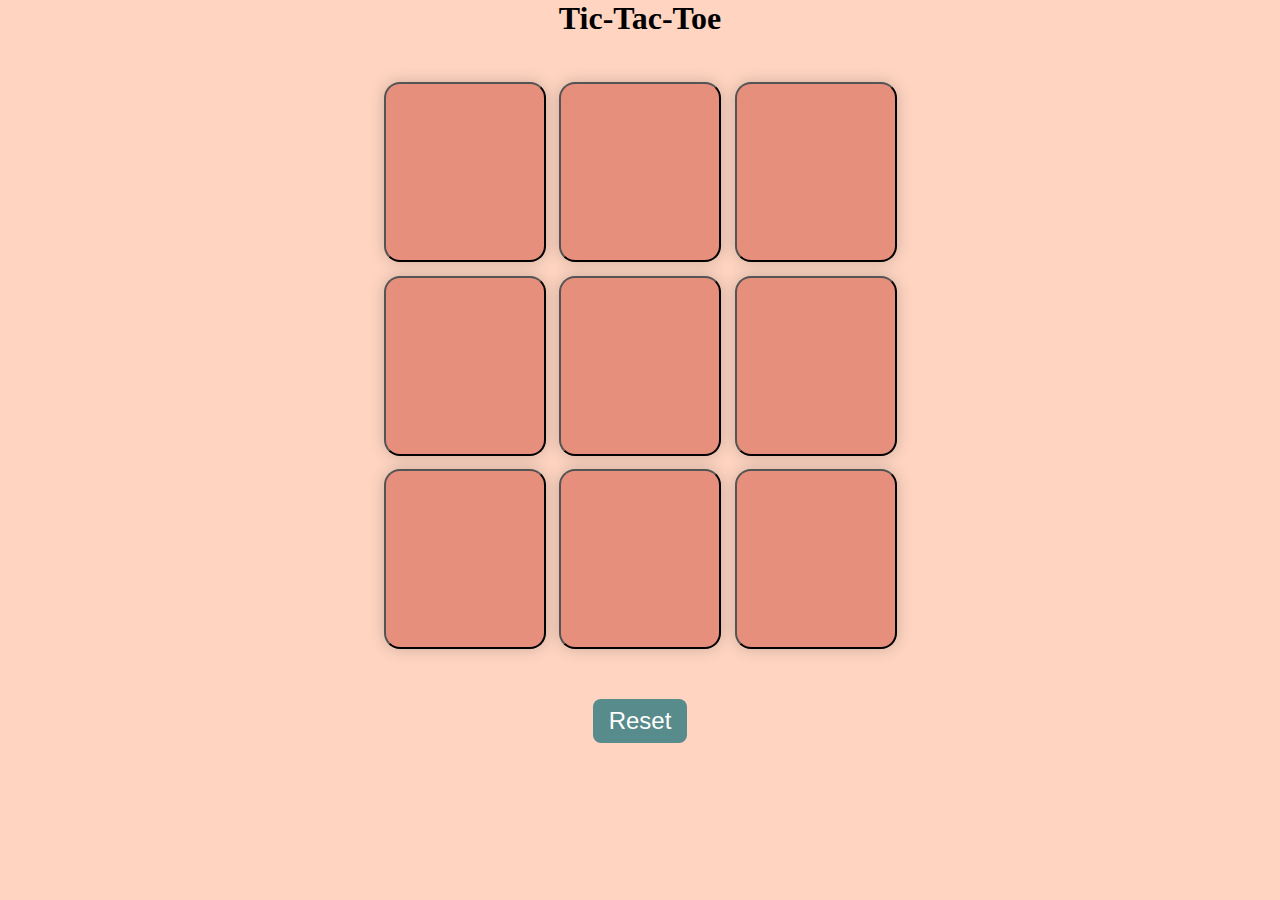
<file: P1-Tic-Tac-Toe/index.html>
<!DOCTYPE html>
<html lang="en">
  <head>
    <meta charset="UTF-8" />
    <meta name="viewport" content="width=device-width, initial-scale=1.0" />
    <title>Tic-Tac-Toe</title>
    <link rel="stylesheet" href="style.css">
  </head>
  <body>
    <main>
      <h1>Tic-Tac-Toe</h1>
      <div class="container">
        <div class="game">
          <button class="box"></button>
          <button class="box"></button>
          <button class="box"></button>
          <button class="box"></button>
          <button class="box"></button>
          <button class="box"></button>
          <button class="box"></button>
          <button class="box"></button>
          <button class="box"></button>
        </div>
      </div>
      <div class="msg-container hide">
        <p id="msg">Winner</p>
        <button class="new-game">New Game</button>
      </div>
      <button id="reset">Reset</button>
    </main>
    <script src="script.js"></script>
  </body>
</html>
</file>
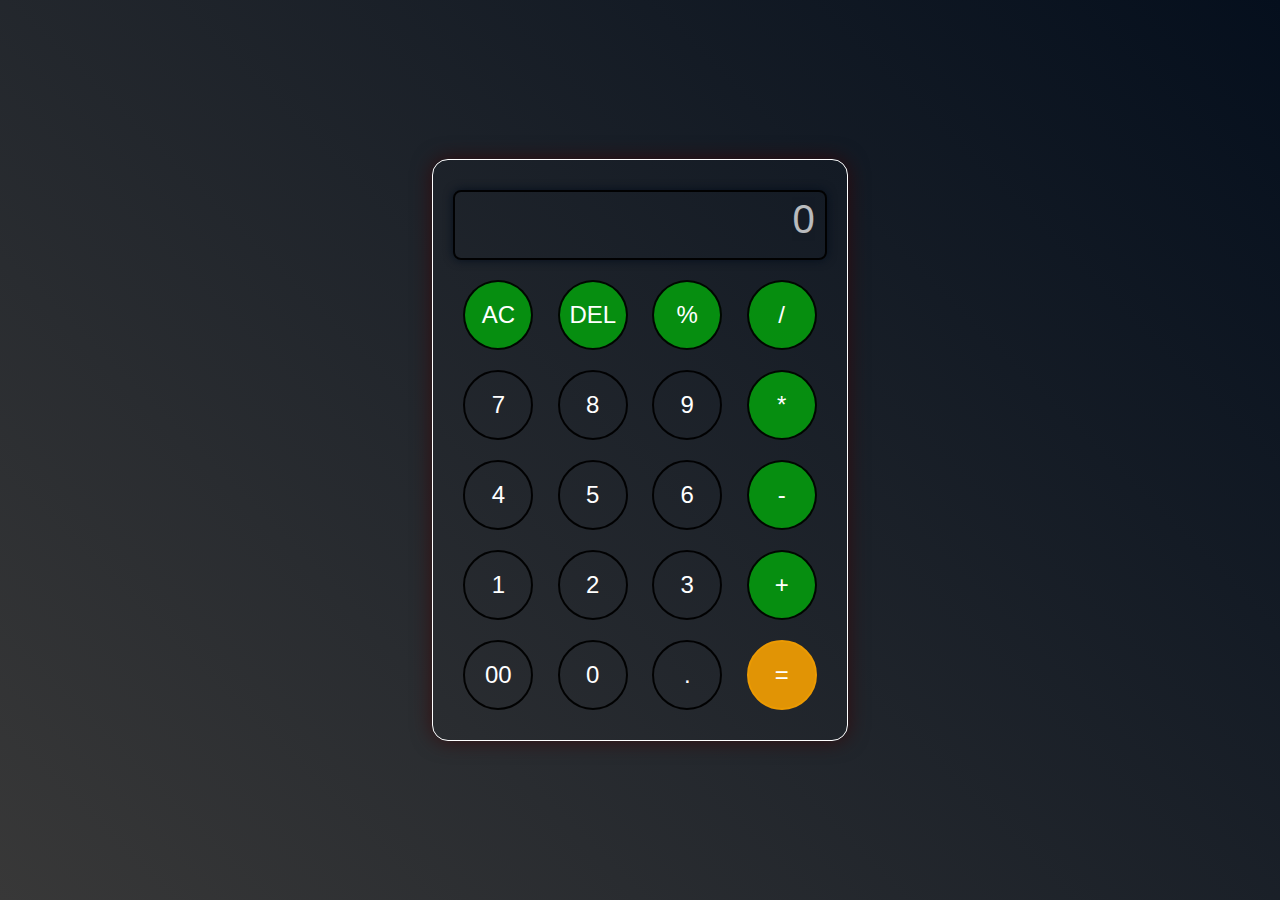
<file: P2-Calculator/index.html>
<!DOCTYPE html>
<html lang="en">
<head>
    <meta charset="UTF-8">
    <meta name="viewport" content="width=device-width, initial-scale=1.0">
    <link rel="stylesheet" href="style.css">
    <title>Calculator</title>
</head>
<body>
    <div class="calculator">
        <input type="text" placeholder="0">
        <div>
            <button class="operator">AC</button>
            <button class="operator">DEL</button>
            <button class="operator">%</button>
            <button class="operator">/</button>
        </div>
        <div>
            <button>7</button>
            <button>8</button>
            <button>9</button>
            <button class="operator">*</button>
        </div>
        <div>
            <button>4</button>
            <button>5</button>
            <button>6</button>
            <button class="operator">-</button>
        </div>
        <div>
            <button>1</button>
            <button>2</button>
            <button>3</button>
            <button class="operator">+</button>
        </div>
        <div>
            <button>00</button>
            <button>0</button>
            <button>.</button>
            <button class="equalbtn">=</button>
        </div>
    </div>
    <script src="script.js"></script>
</body>
</html>
</file>
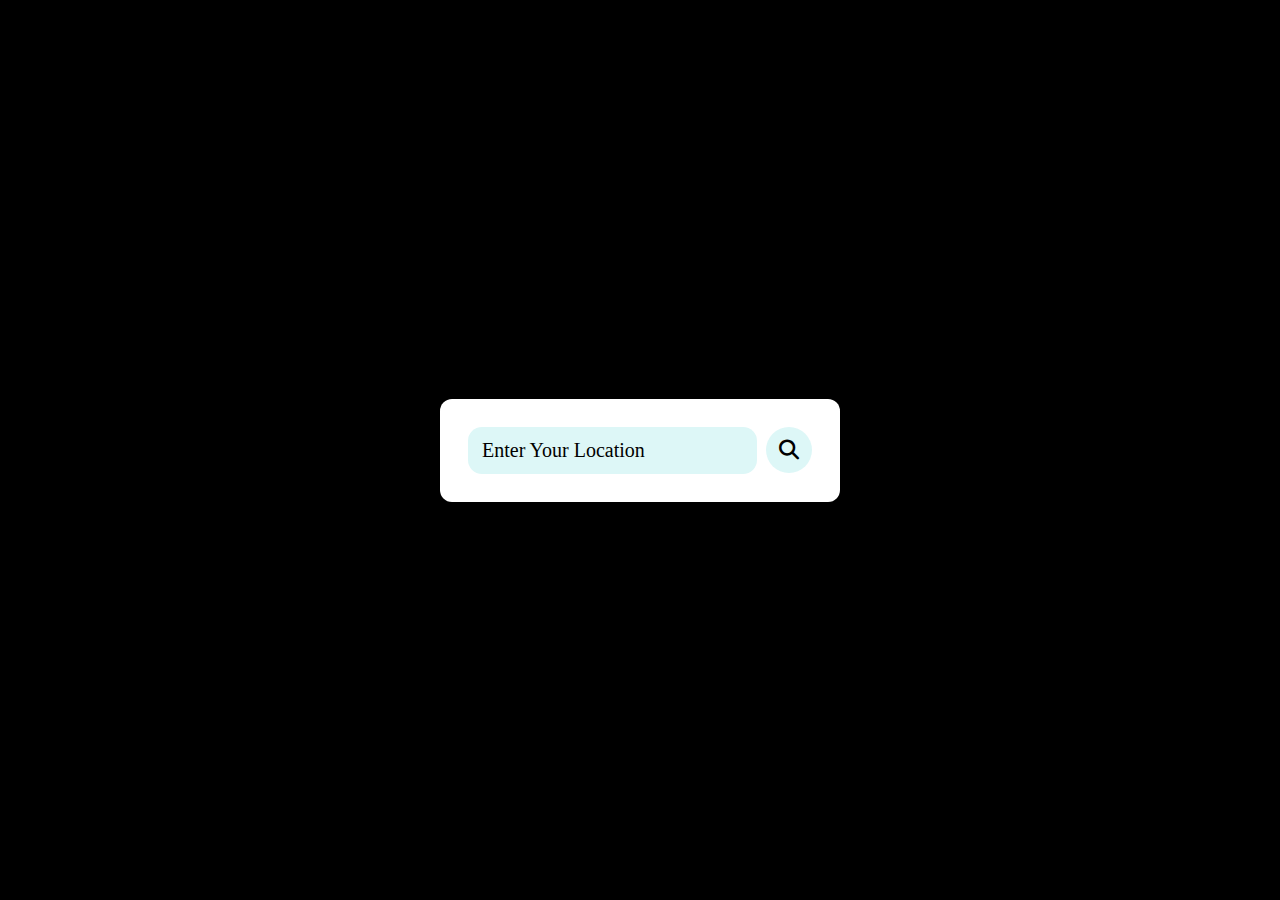
<file: P4- Weather-App/index.html>
<!DOCTYPE html>
<html lang="en">
  <head>
    <meta charset="UTF-8" />
    <meta name="viewport" content="width=device-width, initial-scale=1.0" />
    <title>Weather App</title>
    <link rel="stylesheet" href="style.css" />
    <link
      rel="stylesheet"
      href="https://cdnjs.cloudflare.com/ajax/libs/font-awesome/6.4.0/css/all.min.css"
    />
  </head>
  <body>
    <div class="container">
      <div class="header">
        <div class="searchbox">
          <input
            type="text"
            placeholder="Enter your location"
            class="input-box"
          />
          <button class="fa-solid fa-magnifying-glass" id="searchbtn"></button>
        </div>
      </div>
      <div class="loccation-not-found">
        <h1>Sorry, Location not found</h1>
        <img src="images/404.png" alt="404 Error">
      </div>
      <div class="weather-body">
        <img src="images/cloud.png" alt="weather-img" class="weather-img">

        <div class="weather-box">
          <p class="temperature">0 <sup>°C</sup></p>
          <p class="description">Rainy, cloudy</p>
        </div>

        <div class="Weather-details">
          <div class="humidity">
            <i class="fa-sharp fa-solid fa-droplet"></i>
            <div class="text">
              <span id="humidity">45%</span>
              <p>Humidity</p>
            </div>
          </div>
          <div class="wind">
            <i class="fa-sharp fa-solid fa-wind"></i>
            <div class="text">
              <span id="wind-speed">12Km/Hr</span>
              <p>Wind speed</p>
            </div>
          </div>
        </div>
      </div>
    </div>

    <script src="script.js"></script>
  </body>
</html>
</file>
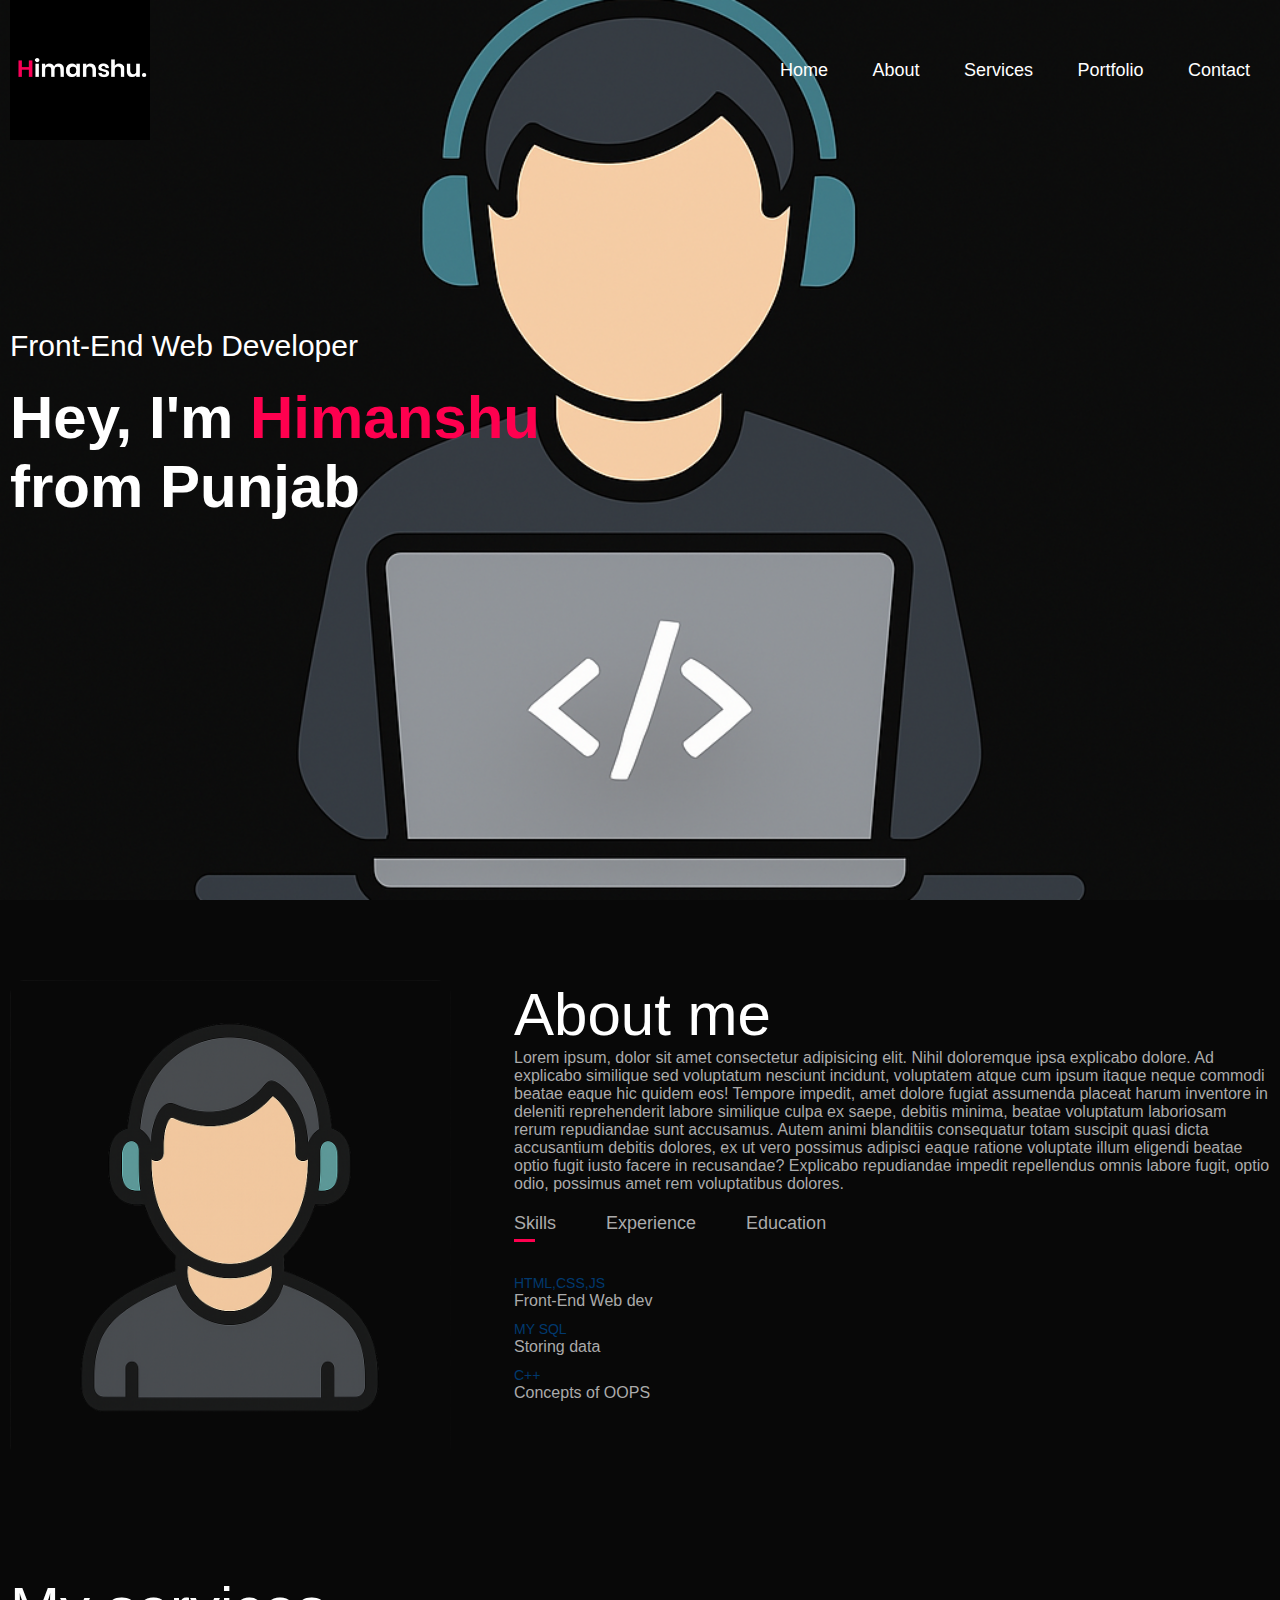
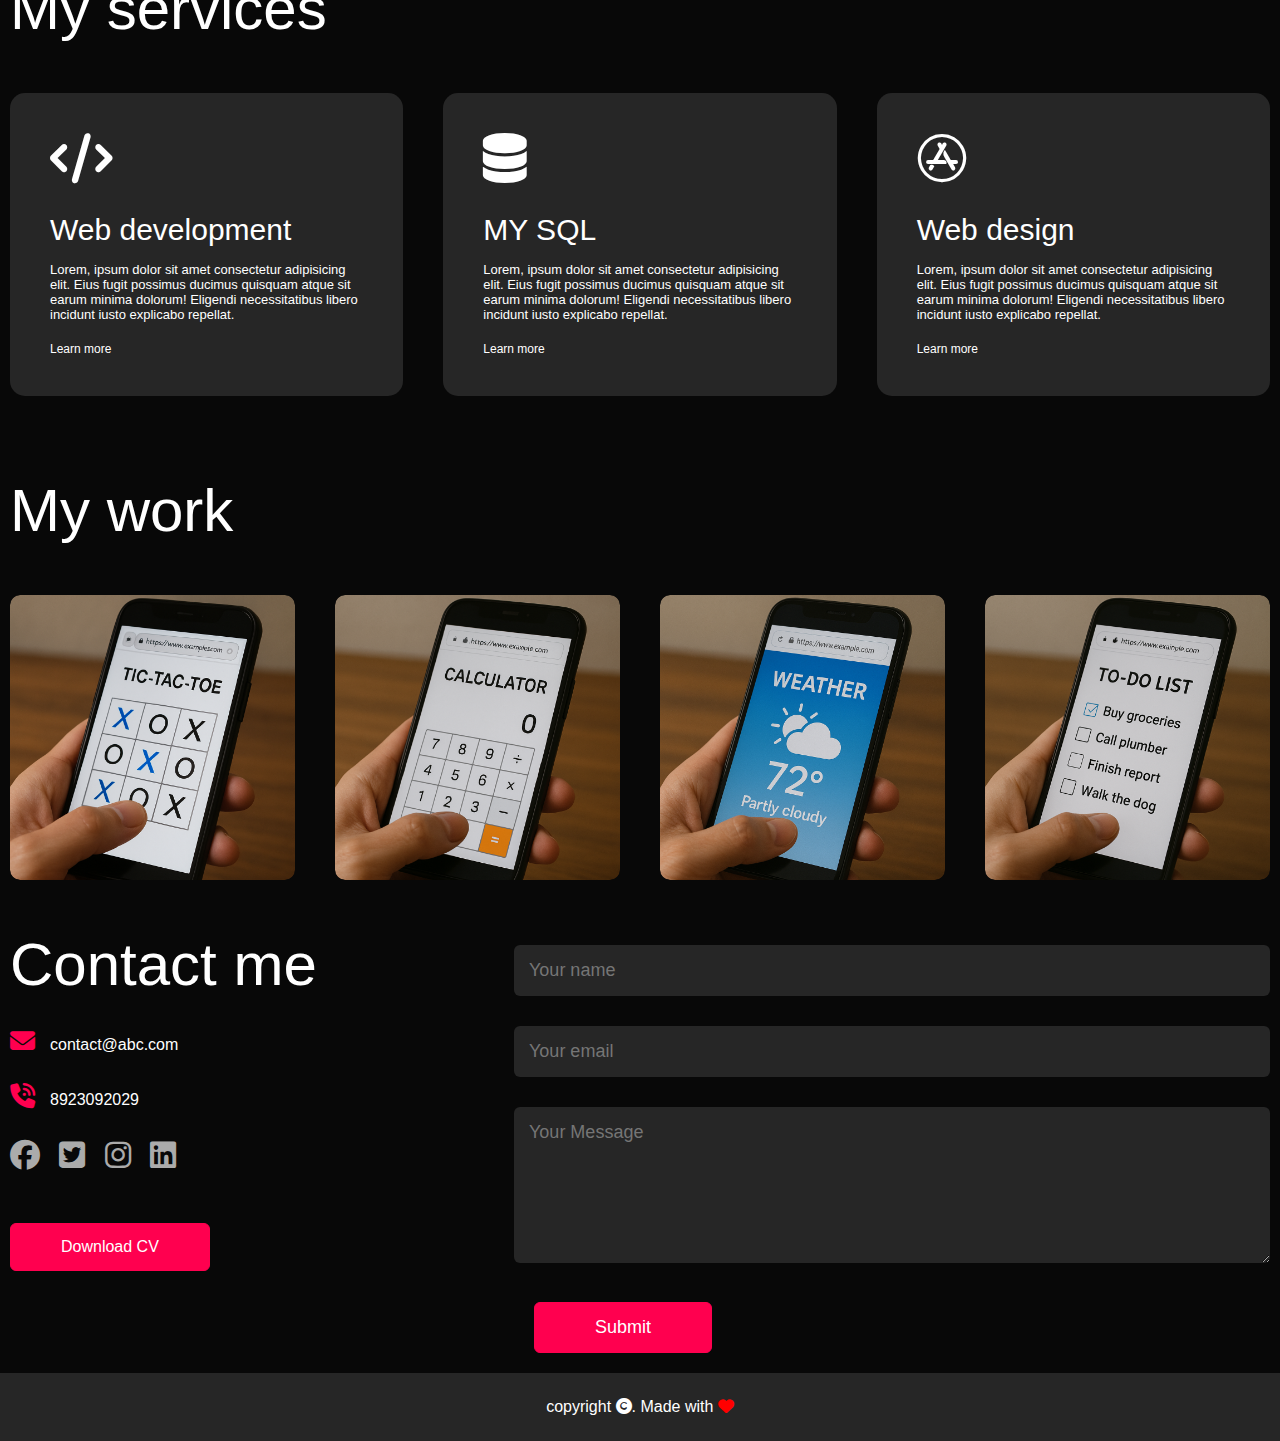
<file: P5- Portfolio/index.html>
<!DOCTYPE html>
<html lang="en">
  <head>
    <meta charset="UTF-8" />
    <meta name="viewport" content="width=device-width, initial-scale=1.0" />
    <title>Portfolio</title>
    <link rel="stylesheet" href="style.css" />
    <link
      rel="stylesheet"
      href="https://cdnjs.cloudflare.com/ajax/libs/font-awesome/6.4.0/css/all.min.css"
    />
  </head>

  <body>
    <div id="header">
      <div class="container">
        <nav>
          <img src="images/Logo.png" alt="Logo" class="logo" />
          <ul id="sidemenu">
            <li><a href="#header">Home</a></li>
            <li><a href="#about">About</a></li>
            <li><a href="#services">Services</a></li>
            <li><a href="#portfolio">Portfolio</a></li>
            <li><a href="#contact">Contact</a></li>
            <i class="fas fa-xmark"  onclick="closemenu()"></i>
          </ul>
          <i class="fas fa-bars" onclick="openmenu()"></i>
        </nav>
        <div class="header-text">
          <p>Front-End Web Developer</p>
          <h2>
            Hey, I'm <span>Himanshu</span> <br />
            from Punjab
          </h2>
        </div>
      </div>
    </div>

    <!-- About -->
    <div id="about">
      <div class="container">
        <div class="row">
          <div class="about-col-1">
            <img src="images/userlogobg.png" alt="" />
          </div>
          <div class="about-col-2">
            <h2 class="sub-title">About me</h2>
            <p class="text">
              Lorem ipsum, dolor sit amet consectetur adipisicing elit. Nihil
              doloremque ipsa explicabo dolore. Ad explicabo similique sed
              voluptatum nesciunt incidunt, voluptatem atque cum ipsum itaque
              neque commodi beatae eaque hic quidem eos! Tempore impedit, amet
              dolore fugiat assumenda placeat harum inventore in deleniti
              reprehenderit labore similique culpa ex saepe, debitis minima,
              beatae voluptatum laboriosam rerum repudiandae sunt accusamus.
              Autem animi blanditiis consequatur totam suscipit quasi dicta
              accusantium debitis dolores, ex ut vero possimus adipisci eaque
              ratione voluptate illum eligendi beatae optio fugit iusto facere
              in recusandae? Explicabo repudiandae impedit repellendus omnis
              labore fugit, optio odio, possimus amet rem voluptatibus dolores.
            </p>
            <div class="tab-titles">
              <p class="tab-links active-links" onclick="opentab('skills') ">
                Skills
              </p>
              <p class="tab-links" onclick="opentab('experience') ">
                Experience
              </p>
              <p class="tab-links" onclick="opentab('education') ">Education</p>
            </div>
            <div class="tab-contents active-tab" id="skills">
              <ul>
                <li><span>HTML,CSS,JS </span><br />Front-End Web dev</li>
                <li><span>MY SQL</span><br />Storing data</li>
                <li><span>C++</span><br />Concepts of OOPS</li>
              </ul>
            </div>
            <div class="tab-contents" id="experience">
              <ul>
                <li>
                  <span>2025-Current</span><br />Training at RYAZ.IO
                  technologies
                </li>
              </ul>
            </div>
            <div class="tab-contents" id="education">
              <ul>
                <li><span>2020</span><br />Passed 10th from DPS</li>
                <li><span>2022</span><br />Passed 12th from DPS</li>
                <li>
                  <span>2023-2027</span><br />Persuing B.tech in IT from GNDEC
                </li>
              </ul>
            </div>
          </div>
        </div>
      </div>
    </div>

    <!-- Services -->
    <div id="services">
      <div class="container">
        <h2 class="sub-title">My services</h2>
        <div class="services-list">
          <div>
            <i class="fa-solid fa-code"></i>
            <h2>Web development</h2>
            <p>
              Lorem, ipsum dolor sit amet consectetur adipisicing elit. Eius
              fugit possimus ducimus quisquam atque sit earum minima dolorum!
              Eligendi necessitatibus libero incidunt iusto explicabo repellat.
            </p>
            <a href="#">Learn more</a>
          </div>
          <div>
            <i class="fa-solid fa-database"></i>
            <h2>MY SQL</h2>
            <p>
              Lorem, ipsum dolor sit amet consectetur adipisicing elit. Eius
              fugit possimus ducimus quisquam atque sit earum minima dolorum!
              Eligendi necessitatibus libero incidunt iusto explicabo repellat.
            </p>
            <a href="#">Learn more</a>
          </div>
          <div>
            <i class="fa-brands fa-app-store"></i>
            <h2>Web design</h2>
            <p>
              Lorem, ipsum dolor sit amet consectetur adipisicing elit. Eius
              fugit possimus ducimus quisquam atque sit earum minima dolorum!
              Eligendi necessitatibus libero incidunt iusto explicabo repellat.
            </p>
            <a href="#">Learn more</a>
          </div>
        </div>
      </div>
    </div>

    <!-- Portfolio -->
    <div id="portfolio">
      <div class="container">
        <h2 class="sub-title">My work</h2>
        <div class="worklist">
          <div class="work">
            <img src="images/game.png" alt="" />
            <div class="layer">
              <h3>Tic-Tac-Toe</h3>
              <p>A web version of game Tic-Tac-Toe</p>
              <a
                href="https://himanshh710.github.io/Tic-Tac-Toe/"
                target="_blank"
                ><i class="fa-solid fa-link"></i
              ></a>
            </div>
          </div>
          <div class="work">
            <img src="images/Calculator.png" alt="" />
            <div class="layer">
              <h3>Calculator</h3>
              <p>A online web version of a calculator</p>
              <a
                href="https://himanshh710.github.io/Calculator/"
                target="_blank"
                ><i class="fa-solid fa-link"></i
              ></a>
            </div>
          </div>
          <div class="work">
            <img src="images/weather.png" alt="" />
            <div class="layer">
              <h3>Weather App</h3>
              <p>
                A app that help people the climatic condition of any location
              </p>
              <a
                href="https://himanshh710.github.io/weather-App/"
                target="_blank"
                ><i class="fa-solid fa-link"></i
              ></a>
            </div>
          </div>

          <div class="work">
            <img src="images/To-do-list.png" alt="" />
            <div class="layer">
              <h3>To-Do-List</h3>
              <p>
                A app that help people to note daily task and show progress when
                completed
              </p>
              <a
                href="https://himanshh710.github.io/To-do-list/"
                target="_blank"
                ><i class="fa-solid fa-link"></i
              ></a>
            </div>
          </div>
        </div>
      </div>
    </div>

    <!-- Contact  -->
    <div class="contact">
      <div class="container">
        <div class="row">
          <div class="conatct-left">
            <h1 class="sub-title">Contact me</h1>
            <p><i class="fa-solid fa-envelope"></i>contact@abc.com</p>
            <p><i class="fa-solid fa-phone-volume"></i>8923092029</p>
            <div class="social-icons">
              <a href=""><i class="fab fa-facebook"></i></a>
              <a href=""><i class="fab fa-twitter-square"></i></a>
              <a href=""><i class="fab fa-instagram"></i></a>
              <a href=""><i class="fab fa-linkedin"></i></a>
            </div>
            <a href="images/my-cv.pdf" download class="btn btn2">Download CV</a>
          </div>
          <div class="conatct-right">
            <form name="submit-to-google-sheet">
              <input type="text" name="Name" placeholder="Your name" required />
              <input
                type="email"
                name="Emial"
                placeholder="Your email"
                required
              />
              <textarea
                name="Message"
                rows="6"
                placeholder="Your Message"
              ></textarea>
              <button type="submit" class="btn btn2">Submit</button>
            </form>
            <span id="msg"></span>
          </div>
        </div>
      </div>
      <div class="copyright">
        <p>
          copyright <i class="fa-solid fa-copyright"></i>. Made with
          <i class="fa-solid fa-heart" style="color: red"></i>
        </p>
      </div>
    </div>

    <script src="script.js"></script>
  </body>
</html>
</file>
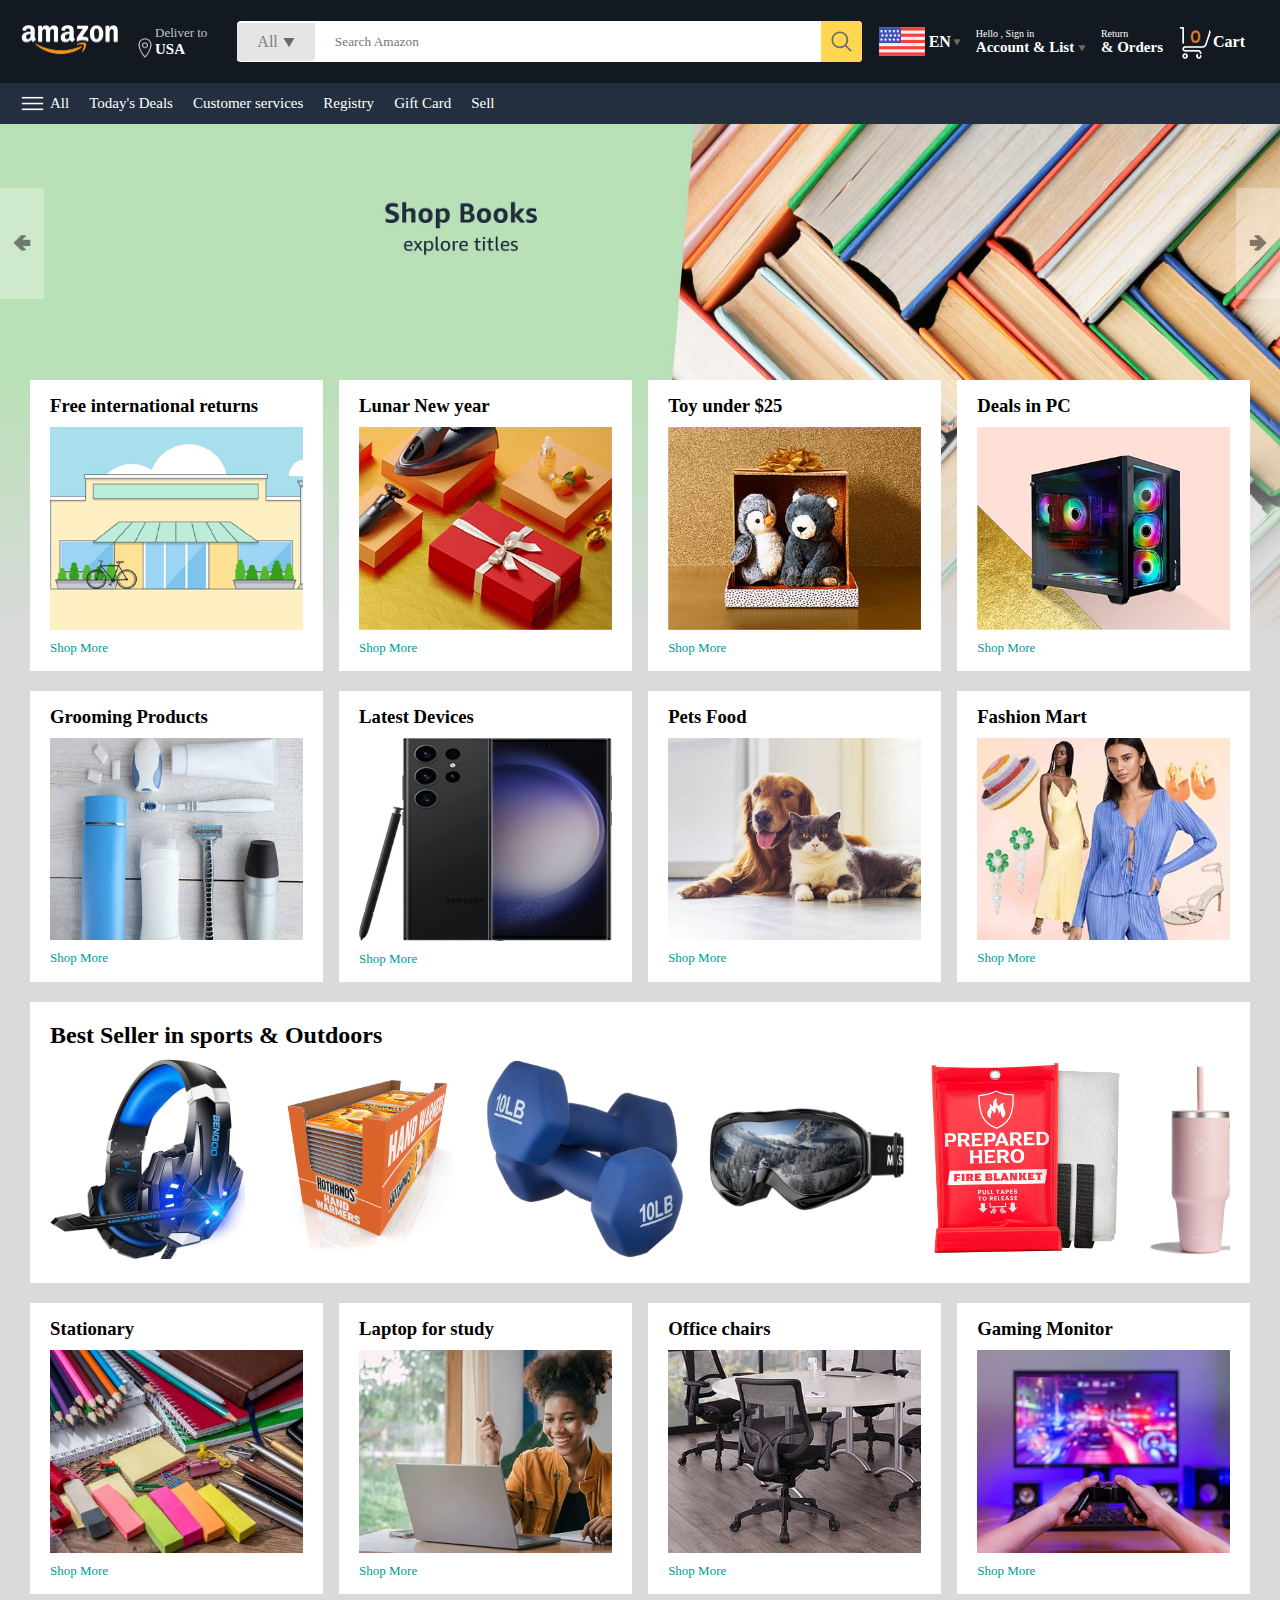
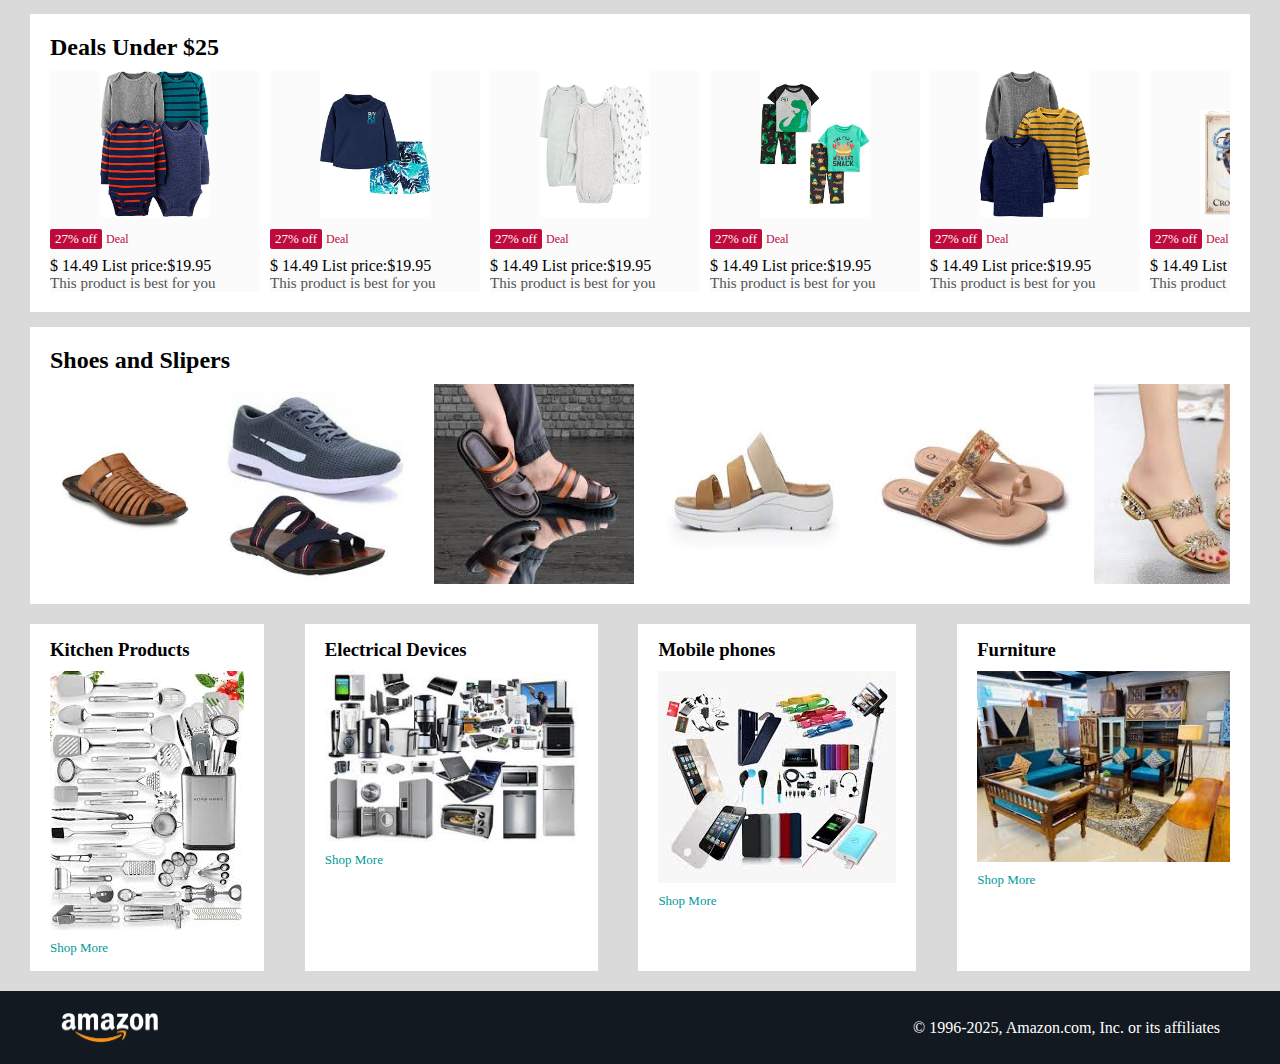
<file: P6-e-commerce/index.html>
<!DOCTYPE html>
<html lang="en">

<head>
    <meta charset="UTF-8">
    <meta name="viewport" content="width=device-width, initial-scale=1.0">
    <title>Amazone-Clone</title>
    <link rel="stylesheet" href="style.css">
</head>

<body>
    <!-- Nav  -->
    <nav>
        <a href="/">
            <img src="Images/assets/amazon_logo.png" width="100" alt="logo">
        </a>
        <div class="nav-country">
            <img src="Images/assets/location_icon.png" height="20" alt="">
            <div>
                <p>Deliver to</p>
                <h1>USA</h1>
            </div>
        </div>
        <div class="nav-search">
            <div class="search-category">
                <p>All</p>
                <img src="Images/assets/dropdown_icon.png" height="12">
            </div>
            <input type="text" class="search-input" placeholder="Search Amazon">
            <img src="Images/assets/search_icon.png" class="search_icon">
        </div>
        <div class="nav_language">
            <img src="Images/assets/us_flag.png" width25px="">
            <p>EN</p>
            <img src="Images/assets/dropdown_icon.png" width="8px" alt="">
        </div>
        <div class="nav_text">
            <p><a href="/sign-in component/index.html">Hello , Sign in</a></p>
            <h1>Account & List <img src="Images/assets/dropdown_icon.png" width="8px" alt=""></h1>
        </div>
        <div class="nav_text">
            <p>Return</p>
            <h1>& Orders</h1>
        </div>
        <a href="/sign-in component/index.html" class="mobile-user" style="display: none;">
            <img src="Images/assets/user.png" alt="">
        </a>
        <a href="/cart-component/index.html" class="nav_cart">
            <img src="Images/assets/cart_icon.png" width="35px" alt="">
            <h4>Cart</h4>
        </a>
    </nav>

    <!-- Sub-menu  -->
    <div class="nav_bottom">
        <div>
            <img src="Images/assets/menu_icon.png" width="25px" alt="">
            <p>All</p>
        </div>
        <p>Today's Deals</p>
        <p>Customer services</p>
        <p>Registry</p>
        <p>Gift Card</p>
        <p>Sell</p>
    </div>

    <div class="header_slider">
        <a href="" class="control_prev">&#129144</a>
        <a href="" class="control_next">&#129146</a>
        <ul>
            <img src="Images/assets/header1.jpg" class="header_img" alt="">
            <img src="Images/assets/header2.jpg" class="header_img" alt="">
            <img src="Images/assets/header3.jpg" class="header_img" alt="">
            <img src="Images/assets/header4.jpg" class="header_img" alt="">
            <img src="Images/assets/header5.jpg" class="header_img" alt="">
            <img src="Images/assets/header6.jpg" class="header_img" alt="">
        </ul>
    </div>

    <div class="box-row header-box">
        <div class="box-col">
            <h3>Free international returns</h3>
            <img src="Images/assets/box1-1.jpg" alt="">
            <a href="/">Shop More</a>
        </div>
        <div class="box-col">
            <h3>Lunar New year</h3>
            <img src="Images/assets/box1-2.jpg" alt="">
            <a href="/">Shop More</a>
        </div>
        <div class="box-col">
            <h3>Toy under $25</h3>
            <img src="Images/assets/box1-3.jpg" alt="">
            <a href="/">Shop More</a>
        </div>
        <div class="box-col">
            <h3>Deals in PC</h3>
            <img src="Images/assets/box1-4.jpg" alt="">
            <a href="/">Shop More</a>
        </div>
    </div>
    <div class="box-row ">
        <div class="box-col">
            <h3>Grooming Products</h3>
            <img src="Images/assets/box2-1.jpg" alt="">
            <a href="/">Shop More</a>
        </div>
        <div class="box-col">
            <h3>Latest Devices</h3>
            <img src="Images/assets/box2-2.jpg" alt="">
            <a href="/">Shop More</a>
        </div>
        <div class="box-col">
            <h3>Pets Food</h3>
            <img src="Images/assets/box2-3.jpg" alt="">
            <a href="/">Shop More</a>
        </div>
        <div class="box-col">
            <h3>Fashion Mart</h3>
            <img src="Images/assets/box2-4.jpg" alt="">
            <a href="/">Shop More</a>
        </div>
    </div>

    <!-- Product slider  -->
    <div class="product-slider">
        <H2>Best Seller in sports & Outdoors</H2>
        <div class="products">
            <a href="/product-component/index.html">
                <img src="Images/assets/product_img.jpg" alt="">
            </a>
            <img src="Images/assets/product1-1.jpg" alt="">
            <img src="Images/assets/product1-2.jpg" alt="">
            <img src="Images/assets/product1-3.jpg" alt="">
            <img src="Images/assets/product1-4.jpg" alt="">
            <img src="Images/assets/product1-5.jpg" alt="">
            <img src="Images/assets/product1-6.jpg" alt="">
            <img src="Images/assets/product1-7.jpg" alt="">
            <img src="Images/assets/product1-8.jpg" alt="">
            <img src="Images/assets/product1-9.jpg" alt="">
            <img src="Images/assets/product1-10.jpg" alt="">
        </div>
    </div>


    <div class="box-row ">
        <div class="box-col">
            <h3>Stationary</h3>
            <img src="Images/assets/box3-1.jpg" alt="">
            <a href="/">Shop More</a>
        </div>
        <div class="box-col">
            <h3>Laptop for study</h3>
            <img src="Images/assets/box3-2.jpg" alt="">
            <a href="/">Shop More</a>
        </div>
        <div class="box-col">
            <h3>Office chairs</h3>
            <img src="Images/assets/box3-3.jpg" alt="">
            <a href="/">Shop More</a>
        </div>
        <div class="box-col">
            <h3>Gaming Monitor</h3>
            <img src="Images/assets/box3-4.jpg" alt="">
            <a href="/">Shop More</a>
        </div>
    </div>

    <!-- Product slider  -->
    <div class="products-slider-with-price">
        <H2>Deals Under $25</H2>
        <div class="products">
            <div class="product-card">
                <div class="img-container">
                    <img src="Images/assets/product2-1.jpg" alt="">
                </div>
                <div class="product-offer">
                    <p>27% off</p> <span>Deal</span>
                </div>
                <p>$ <span>14.49</span> List price:$19.95</p>
                <h4>This product is best for you</h4>
            </div>
            <div class="product-card">
                <div class="img-container">
                    <img src="Images/assets/product2-2.jpg" alt="">
                </div>
                <div class="product-offer">
                    <p>27% off</p> <span>Deal</span>
                </div>
                <p>$ <span>14.49</span> List price:$19.95</p>
                <h4>This product is best for you</h4>
            </div>
            <div class="product-card">
                <div class="img-container">
                    <img src="Images/assets/product2-3.jpg" alt="">
                </div>
                <div class="product-offer">
                    <p>27% off</p> <span>Deal</span>
                </div>
                <p>$ <span>14.49</span> List price:$19.95</p>
                <h4>This product is best for you</h4>
            </div>
            <div class="product-card">
                <div class="img-container">
                    <img src="Images/assets/product2-4.jpg" alt="">
                </div>
                <div class="product-offer">
                    <p>27% off</p> <span>Deal</span>
                </div>
                <p>$ <span>14.49</span> List price:$19.95</p>
                <h4>This product is best for you</h4>
            </div>
            <div class="product-card">
                <div class="img-container">
                    <img src="Images/assets/product2-5.jpg" alt="">
                </div>
                <div class="product-offer">
                    <p>27% off</p> <span>Deal</span>
                </div>
                <p>$ <span>14.49</span> List price:$19.95</p>
                <h4>This product is best for you</h4>
            </div>
            <div class="product-card">
                <div class="img-container">
                    <img src="Images/assets/product2-6.jpg" alt="">
                </div>
                <div class="product-offer">
                    <p>27% off</p> <span>Deal</span>
                </div>
                <p>$ <span>14.49</span> List price:$19.95</p>
                <h4>This product is best for you</h4>
            </div>
            <div class="product-card">
                <div class="img-container">
                    <img src="Images/assets/product2-7.jpg" alt="">
                </div>
                <div class="product-offer">
                    <p>27% off</p> <span>Deal</span>
                </div>
                <p>$ <span>14.49</span> List price:$19.95</p>
                <h4>This product is best for you</h4>
            </div>
            <div class="product-card">
                <div class="img-container">
                    <img src="Images/assets/product2-8.jpg" alt="">
                </div>
                <div class="product-offer">
                    <p>27% off</p> <span>Deal</span>
                </div>
                <p>$ <span>14.49</span> List price:$19.95</p>
                <h4>This product is best for you</h4>
            </div>
            <div class="product-card">
                <div class="img-container">
                    <img src="Images/assets/product2-9.jpg" alt="">
                </div>
                <div class="product-offer">
                    <p>27% off</p> <span>Deal</span>
                </div>
                <p>$ <span>14.49</span> List price:$19.95</p>
                <h4>This product is best for you</h4>
            </div>
            <div class="product-card">
                <div class="img-container">
                    <img src="Images/assets/product2-10.jpg" alt="">
                </div>
                <div class="product-offer">
                    <p>27% off</p> <span>Deal</span>
                </div>
                <p>$ <span>14.49</span> List price:$19.95</p>
                <h4>This product is best for you</h4>
            </div>
            <div class="product-card">
                <div class="img-container">
                    <img src="Images/assets/product2-11.jpg" alt="">
                </div>
                <div class="product-offer">
                    <p>27% off</p> <span>Deal</span>
                </div>
                <p>$ <span>14.49</span> List price:$19.95</p>
                <h4>This product is best for you</h4>
            </div>
        </div>
    </div>

    <!-- Product slider  -->
    <div class="product-slider">
        <H2>Shoes and Slipers</H2>
        <div class="products">
            <img src="Images/assets/product3-1.jpeg" alt="">
            <img src="Images/assets/product3-2.jpeg" alt="">
            <img src="Images/assets/product3-3.jpeg" alt="">
            <img src="Images/assets/product3-4.jpeg" alt="">
            <img src="Images/assets/product3-5.jpeg" alt="">
            <img src="Images/assets/product3-6.jpeg" alt="">
            <img src="Images/assets/product3-7.jpeg" alt="">
            <img src="Images/assets/product3-8.jpeg" alt="">
            <img src="Images/assets/product3-9.jpeg" alt="">
            <img src="Images/assets/product3-10.jpeg" alt="">
        </div>
    </div>

    <div class="box-row ">
        <div class="box-col">
            <h3>Kitchen Products</h3>
            <img src="Images/assets/box4-1.jpeg" alt="">
            <a href="/">Shop More</a>
        </div>
        <div class="box-col">
            <h3>Electrical Devices</h3>
            <img src="Images/assets/box4-2.jpeg" alt="">
            <a href="/">Shop More</a>
        </div>
        <div class="box-col">
            <h3>Mobile phones</h3>
            <img src="Images/assets/box4-3.jpeg" alt="">
            <a href="/">Shop More</a>
        </div>
        <div class="box-col">
            <h3>Furniture</h3>
            <img src="Images/assets/box4-4.jpeg" alt="">
            <a href="/">Shop More</a>
        </div>
    </div>

    <footer>
        <img src="Images/assets/amazon_logo.png" width="100">
        <p>© 1996-2025, Amazon.com, Inc. or its affiliates</p>
    </footer>

    <script src="script.js"></script>
</body>

</html>
</file>
<file: P1-Tic-Tac-Toe/style.css>
* {
  margin: 0;
  padding: 0;
}

body {
  background-color: #ffd5c2;
  text-align: center;
}

.container {
  height: 70vh;
  display: flex;

  justify-content: center;
  align-items: center;
}

.game {
  height: 60vmin;
  width: 60vmin;
  display: flex;
  flex-wrap: wrap;
  justify-content: center;
  align-items: center;
  gap: 1.5vmin;
}

.box {
  height: 20vmin;
  width: 18vmin;
  border-radius: 1rem;
  box-shadow: 0 0 1rem rgba(0, 0, 0, 0.2);
  font-size: 7vmin;
  color: #588b8b;
  background-color: #e78f7d;
}

#reset {
  margin-top: 2rem;
  padding: 0.5rem 1rem;
  font-size: 1.5rem;
  background-color: #588b8b;
  color: white;
  border: none;
  border-radius: 0.5rem;
  cursor: pointer;
}

.new-game {
  margin-top: 2rem;
  padding: 0.5rem 1rem;
  font-size: 1.5rem;
  background-color: #588b8b;
  color: white;
  border: none;
  border-radius: 0.5rem;
  cursor: pointer;
}

#msg{
    color: rgb(175, 8, 36);
    font-size: 7vmin;
}

.msg-container{
    height: 20vmin;
}

.hide{
    display: none;
}
</file>
<file: P2-Calculator/style.css>
* {
  padding: 0%;
  margin: 0;
  font-family: Arial, sans-serif;
  box-sizing: border-box;
}

body {
  display: flex;
  justify-content: center;
  align-items: center;
  height: 100vh;
  width: 100%;
  background: linear-gradient(45deg, #383838, #050f1d);
}

.calculator {
  padding: 20px;
  background: transparent;
  border: 1px solid #fff;
  border-radius: 16px;
  box-shadow: 0 0 20px rgba(57, 1, 1, 0.7);
}

input {
  width: 100%;
  height: 70px;
  margin: 10px 0;
  background: transparent;
  color: #ffffff;
  font-size: 24px;
  text-align: right;
  border: 2px solid #000000f3;
  border-radius: 8px;
  box-shadow: #050f1d 0px 0px 10px;
  outline: none;
  padding-right: 10px;
  cursor: pointer;
}

input::placeholder {
  color: #ffffff;
  opacity: 0.7;
  font-size: 40px;
}

button {
  width: 70px;
  height: 70px;
  margin: 10px;
  background: transparent;
  color: #fff;
  font-size: 24px;
  border: 2px solid #000000f3;
  border-radius: 8px;
  cursor: pointer;
  border-radius: 50%;
}

.equalbtn {
  background: #eb9a03f3;
  border: 2px solid #eb9a03;
}

button:hover {
  background: #130c00f3;
  color: #f5f3f3;
  box-shadow: 0 0 10px rgba(235, 154, 3, 0.7);
}

.equalbtn:hover {
  background: #eb9a03;
  color: #000;
  box-shadow: 0 0 10px rgba(235, 154, 3, 0.7);
}

.operator {
  background: #05940ff3;
  color: #fff;
}

.operator:hover {
  background: #05940f;
  color: #000;
  box-shadow: 0 0 10px rgba(5, 148, 15, 0.7);
}
</file>
<file: P4- Weather-App/style.css>
*{
    margin: 0;
    padding: 0;
    box-sizing: border-box;
    border: none;
    outline: none;
    font-family: Cambria, Cochin, Georgia, Times, 'Times New Roman', serif;
}

body{
    min-height: 100vh;
    display: flex;
    justify-content: center;
    align-items: center;
    background-color: black;
}


.container{
    width: 400px;
    height: min-content;
    background-color: white;
    padding: 28px;
    border-radius: 12px;
}


.searchbox{
    width: 100%;
    height: min-content;
    display: flex;
    justify-content: space-between;
    align-items: center;
}

.searchbox input{
    width: 84%;
    font-size: 20px;
    text-transform: capitalize;
    color: black;
    background-color: rgb(221, 247, 247);
    padding: 12px 14px;
    border-radius: 14px;
}


.searchbox input::placeholder{
    color: black;
}

.searchbox button{
    width: 46px;
    height: 46px;
    background-color:rgb(221, 247, 247) ;
    border-radius: 50%;
    cursor: pointer;
    font-size: 20px;
}


.searchbox button:hover{
    color: azure;
    background-color: rgb(91, 66, 34);
}


.weather-body{
    display: none;
    justify-content: center;
    align-items: center;
    flex-direction: column;
    margin-block: 20px;
}

.weather-body img{
    width: 60%;
}

.weather-box{
    margin-block: 20px;
    text-align: center;
}

.weather-box .temperature{
    font-size: 40px;
    font-weight: 600;
    position: relative;
}


.weather-box .temperature sup{
    font-size: 20px;
    position: absolute;
    font-weight: 400;
}


.weather-box .description{
    font-size: 20px;
    font-weight: 500;
    text-transform: capitalize;
}


.Weather-details{
    width: 100%;
    display: flex;
    justify-content: space-between;
    margin-top: 30px;
}


.humidity,.wind{
    display: flex;
    align-items: center;
}

.humidity{
    margin-left: 20px;
}

.wind{
    margin-right: 20px;
}

.Weather-details i{
    font-size: 30px;
}

.Weather-details .text{
    margin-left: 10px;
    font-size: 15px;
}

.text span{
    font-size: 20px;
    font-weight: 600;
}

.loccation-not-found{
    margin: 20px;
    display: none;
    align-items: center;
    justify-content: center;
    flex-direction: column;
}

.loccation-not-found h1{
    font-size: 20px;
    color: rgb(130, 129, 129);
    margin-block-end: 15px;
}

.loccation-not-found img{
    width: 80%;
}
</file>
<file: P5- Portfolio/style.css>
* {
  margin: 0;
  padding: 0;
  font-family: Arial, Helvetica, sans-serif;
  box-sizing: border-box;
}

html{
  scroll-behavior:smooth;
}

body {
  background: #080808;
  color: #fff;
}

#header {
  width: 100%;
  height: 100vh;
  background-image: url(images/newuser.png);
  background-size: cover;
  background-position: center;
}

.container {
  padding: 0px 10px;
}

nav {
  display: flex;
  align-items: center;
  justify-content: space-between;
  flex-wrap: wrap;
}

.logo {
  width: 140px;
}

nav ul li {
  list-style: none;
  display: inline-block;
  margin: 0 20px;
  margin-top: 0;
}

nav ul li a {
  color: #fff;
  text-decoration: none;
  font-size: 18px;
  position: relative;
}

nav ul li a::after {
  content: "";
  position: absolute;
  width: 0;
  height: 2px;
  background: #ff004f;
  left: 0;
  bottom: -5px;
  transition: width 0.3s;
}

nav ul li a:hover::after {
  width: 100%;
}

.header-text {
  margin-top: 15%;
  font-size: 30px;
}

.header-text h2 {
  font-size: 60px;
  margin-top: 20px;
}

.header-text h2 span {
  color: #ff004f;
}

/* About */

#about {
  padding: 80px 0;
  color: #ababab;
}

.row {
  display: flex;
  justify-content: space-between;
  flex-wrap: wrap;
}

.about-col-1 {
  flex-basis: 35%;
}

.about-col-1 img {
  width: 100%;
  border-radius: 15px;
  height: 30rem;
}

.about-col-2 {
  flex-basis: 60%;
}

.sub-title {
  font-size: 60px;
  font-weight: 400;
  color: #fff;
}

.tab-titles {
  display: flex;
  margin: 20px 0 40px;
}

.tab-links {
  margin-right: 50px;
  font-size: 18px;
  font-weight: 500;
  cursor: pointer;
  position: relative;
}

.tab-links::after {
  content: " ";
  width: 0;
  height: 3px;
  background: #ff004f;
  position: absolute;
  left: 0;
  bottom: -8px;
  transition: 0.5s;
}

.tab-links.active-links::after {
  width: 50%;
}

.tab-contents ul li {
  list-style: none;
  margin: 10px 0;
}

.tab-contents ul li span {
  color: #01396e;
  font-size: 14px;
}

.tab-contents {
  display: none;
}

.tab-contents.active-tab {
  display: block;
}

/* services */
#services {
  padding: 30px 0;
}

.services-list {
  display: grid;
  grid-template-columns: repeat(auto-fit, minmax(250px, 1fr));
  grid-gap: 40px;
  margin-top: 50px;
}

.services-list div {
  background: #262626;
  padding: 40px;
  font-size: 13px;
  font-weight: 300;
  border-radius: 15px;
  transition: background 0.5s, transform 0.5s;
}

.services-list div i {
  font-size: 50px;
  margin-bottom: 30px;
}

.services-list div h2 {
  font-size: 30px;
  font-weight: 500;
  margin-bottom: 15px;
}

.services-list div a {
  text-decoration: none;
  color: #fff;
  font-size: 12px;
  margin-top: 20px;
  display: inline-block;
}

.services-list div:hover {
  background: #ff004f;
  transform: translateY(-10px);
}

/* portfolio */

#portfolio {
  padding: 50px 0;
}

.worklist {
  display: grid;
  grid-template-columns: repeat(auto-fit, minmax(250px, 1fr));
  grid-gap: 40px;
  margin-top: 50px;
}

.work {
  border-radius: 10px;
  position: relative;
  overflow: hidden;
}

.work img {
  width: 100%;
  height: 100%;
  border-radius: 10px;
  display: block;
  transition: transform 0.5s;
}

.work:hover img {
  transform: scale(1.1);
}

.work:hover .layer {
  height: 100%;
}

.layer {
  width: 100%;
  height: 0;
  background: linear-gradient(rgba(0, 0, 0, 0.6), #ff004f);
  border-radius: 10px;
  position: absolute;
  left: 0;
  bottom: 0;
  overflow: hidden;
  display: flex;
  align-items: center;
  justify-content: center;
  flex-direction: column;
  padding: 0 40px;
  text-align: center;
  font-size: 14px;
  transition: height 0.5s;
}

.layer h3 {
  font-weight: 500;
  margin-bottom: 20px;
}

.layer a {
  margin-top: 20px;
  color: #ff004f;
  text-decoration: none;
  font-size: 18px;
  line-height: 60px;
  background: #fff;
  width: 60px;
  height: 60px;
  border-radius: 50%;
  text-align: center;
}

/* conatct-left */

.conatct-left {
  flex-basis: 35%;
}

.conatct-right {
  flex-basis: 60%;
}

.conatct-left p {
  margin-top: 30px;
}

.conatct-left p i {
  color: #ff004f;
  font-size: 25px;
  margin-right: 15px;
}

.social-icons {
  margin-top: 30px;
}

.social-icons a {
  text-decoration: none;
  font-size: 30px;
  margin-right: 15px;
  color: #ababab;
  display: inline-block;
  transition: transform 0.5s;
}

.social-icons a:hover {
  color: #ff004f;
  transform: translateY(-5px);
}

.btn {
  display: block;
  margin: 50px auto;
  width: fit-content;
  border: 1px solid #ff004f;
  padding: 14px 50px;
  border-radius: 6px;
  text-decoration: none;
  color: #fff;
}

.btn2 {
  display: inline-block;
  background: #ff004f;
}

.conatct-right form {
  width: 100%;
}

form input,
form textarea {
  width: 100%;
  border: 0;
  outline: none;
  background: #262626;
  padding: 15px;
  margin: 15px 0;
  color: #fff;
  font-size: 18px;
  border-radius: 6px;
}

form .btn2 {
  padding: 14px 60px;
  font-size: 18px;
  margin: 20px;
  cursor: pointer;
}

.copyright {
  width: 100%;
  text-align: center;
  padding: 25px 0;
  background: #262626;
  font-weight: 300;
  margin-top: 20px;
}
nav .fas{
  display: none;
}

#msg{
  color: #61b752;
  margin-top: -20px;
  display: block;
}

/* CSS for small screens  */

@media only screen and (max-width: 600px) {
  #header {
    background-image: url(images/userlogobg.png);
  }
  .header-text {
    margin-top: 100%;
    font-size: 16px;
  }
  .header-text h2 {
    font-size: 30px;
  }

  nav .fas{
    display: block;
    font-size: 25px;

  }

  nav ul{
    background: #ff004f;
    position: fixed;
    top: 0;
    right: -200px;
    width: 200px;
    height: 100vh;
    padding-top: 50px;
    z-index: 2;
    transition: right 0.5s;
  }

  nav ul li{
    display: block;
    margin: 25px;
  }

  nav ul .fas{
    position: absolute;
    top: 25px;
    left: 25px;
    cursor: pointer;
  }

  .sub-title{
    font-size: 40px;
  }

  .about-col-1,.about-col-2{
    flex-basis: 100%;
  }

  .about-col-1{
    margin-bottom: 25px;
  }

  .about-col-2{
    font-size: 14px;
  }

  .tab-links{
    font-size: 16px;
    margin-right: 20px;
  }

  .conatct-left,.conatct-right{
    flex-basis: 100%;
  }
}
</file>
<file: P6-e-commerce/style.css>
* {
  padding: 0;
  margin: 0;
  box-sizing: border-box;
  font-family: "Times New Roman", Times, serif;
}

body {
  background: #dadada;
}

a {
  text-decoration: none;
  color: inherit;
}

nav {
  display: flex;
  align-items: center;
  justify-content: space-between;
  background: #131921;
  padding: 10px 20px;
  color: #fff;
}

.nav-country {
  display: flex;
  align-items: end;
  margin: 15px;
  font-size: 13px;
  color: #c4c4c4;
}

.nav-country h1 {
  color: #fff;
  font-size: 15px;
}

.nav-search {
  flex: 1;
  display: flex;
  align-items: center;
  background: #fff;
  color: gray;
  max-width: 1000px;
  border-radius: 4px;
  margin-left: 15px;
}

.search-category {
  display: flex;
  align-items: center;
  padding: 10px 20px;
  gap: 5px;
  background: #e5e5e5;
  border-radius: 4px 0;
}

.search-input {
  border: none;
  outline: none;
  padding-left: 20px;
  width: 100%;
}

.search_icon {
  max-width: 41px;
  padding: 8px;
  background: #ffd64f;
  border-radius: 0 4px 4px 0;
}

.nav_language {
  display: flex;
  align-items: center;
  gap: 2px;
  font-weight: 600;
  margin-left: 15px;
}

.nav_text {
  margin-left: 15px;
}

.nav_text p {
  font-size: 10px;
}
.nav_text h1 {
  font-size: 15px;
}

.nav_cart {
  display: flex;
  align-items: center;
  margin: 0 15px;
}

.nav_bottom {
  display: flex;
  align-items: center;
  gap: 20px;
  padding: 8px 20px;
  background: #232f3e;
  color: #fff;
  font-size: 15px;
}

.nav_bottom div {
  display: flex;
  align-items: center;
  gap: 5px;
  font-weight: 500;
}

.header_slider ul {
  display: flex;
  overflow-y: hidden;
}

.header_img {
  width: 100%;
  mask-image: linear-gradient(to bottom, #000000 50%, transparent 100%);
}

.header_slider a {
  position: absolute;
  z-index: 1;
  padding: 5vh 1vw;
  background: #ffffff4f;
  color: #0000007b;
  text-decoration: none;
  font-size: 18px;
  font-weight: 600;
  cursor: pointer;
}

.control_next {
  right: 0;
  margin-top: 5%;
}

.control_prev {
  margin-top: 5%;
}

.box-row {
  display: flex;
  flex-wrap: wrap;
  row-gap: 20px;
  justify-content: space-between;
  margin: 20px 30px;
}

.box-col {
  display: flex;
  flex-direction: column;
  gap: 10px;
  padding: 15px 20px;
  background: #fff;
  max-width: 24%;
  min-width: 200px;
  z-index: 1;
}

.box-col a {
  font-size: 13px;
  color: #009999;
  font-weight: 500;
}

.header-box {
  margin-top: -20vw;
}

.product-slider {
  background: #fff;
  margin: 0 30px;
  padding: 20px;
  margin-bottom: 15px;
}

.product-slider .products {
  display: flex;
  overflow-x: auto;
  gap: 20px;
  margin-top: 10px;
}

.product-slider .products img {
  max-width: 200px;
  max-height: 200px;
}

.product-slider .products::-webkit-scrollbar {
  display: none;
}

.products-slider-with-price {
  background: #fff;
  margin: 0 30px;
  padding: 20px;
  margin-bottom: 15px;
}

.products-slider-with-price .products {
  display: flex;
  overflow-x: auto;
  gap: 10px;
  margin-top: 10px;
}

.products-slider-with-price .products::-webkit-scrollbar {
  display: none;
}

.product-card {
  display: flex;
  flex-direction: column;
  justify-content: end;
  min-width: 210px;
  background: #fbfbfb;
}

.product-card img {
  width: 110px;
  margin: 0 50px;
}

.product-offer p {
  background: #be0b3b;
  color: #fff;
  display: inline-block;
  padding: 2px 5px;
  border-radius: 2px;
  margin: 8px 0;
  font-size: 13px;
}

.product-offer span {
  color: #be0b3b;
  font-weight: 500;
  font-size: 12px;
}

.product-price {
  color: grey;
  font-size: 13px;
}

.product-card h4 {
  color: #525252;
  font-size: 15px;
  font-weight: 400;
}

footer {
  display: flex;
  justify-content: space-between;
  align-items: center;
  color: #fff;
  background: #131921;
  padding: 20px 60px;
}

/* media query */

@media only screen and (max-width: 900px) {
  nav {
    flex-wrap: wrap;
  }

  .nav-search {
    order: 7;
    margin: 15px 0 5px;
    min-width: 300px;
  }

  .box-col {
    max-width: 48%;
  }
}

@media only screen and (max-width: 600px) {
  .nav-country {
    display: none;
  }

  .nav_language {
    display: none;
  }

  .nav_text {
    display: none;
  }

  .nav_bottom {
    font-size: 13px;
    gap: 10px;
    overflow-x: scroll;
  }

  .nav_bottom::-webkit-scrollbar {
    display: none;
  }

  .nav_bottom p {
    text-wrap: nowrap;
  }

  .mobile-user {
    display: flex !important;
    flex: 1;
    justify-content: flex-end;
  }

  .mobile-user img {
    width: 25px;
  }

  .nav_cart h4 {
    display: none;
  }

  .nav_cart img {
    width: 25px;
  }

  .header_slider a {
    top: 24%;
    padding: 2vh 1vw;
    font-size: 15px;
  }

  .box-col{
    max-width: 100%;
    width: 100%;
  }

  footer{
    justify-content: center;
    flex-direction: column;
    font-size: 14px;
  }
}
</file>
